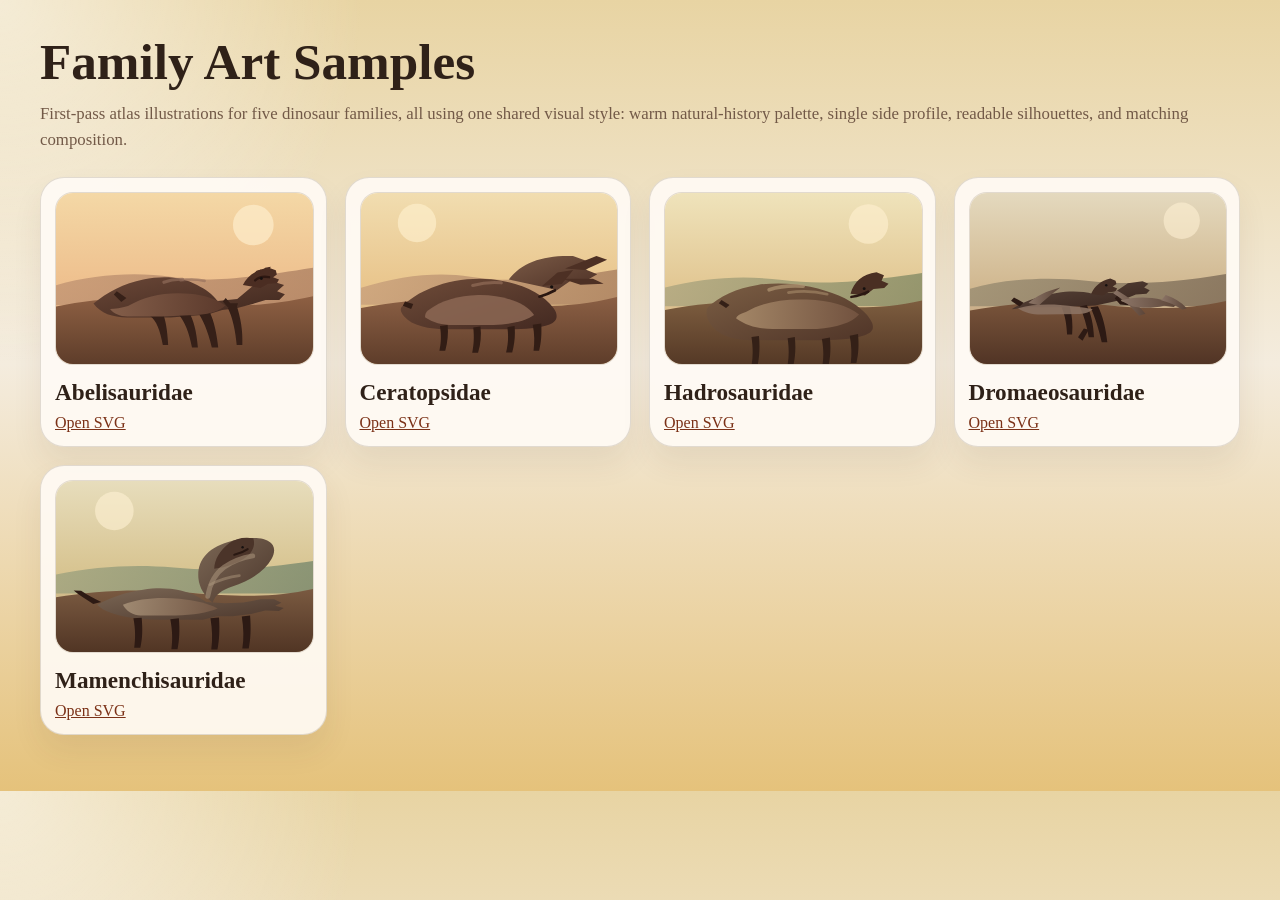
<file: image-production/sample-family-art/index.html>
<!doctype html>
<html lang="en">
  <head>
    <meta charset="utf-8" />
    <meta name="viewport" content="width=device-width, initial-scale=1" />
    <title>Dinosaur Atlas Family Art Samples</title>
    <style>
      :root {
        color-scheme: light;
        --paper: #f4ecde;
        --ink: #2f2118;
        --muted: #725947;
        --card: rgba(255, 251, 245, 0.9);
        --stroke: rgba(77, 55, 33, 0.16);
      }

      body {
        margin: 0;
        font-family: Georgia, "Times New Roman", serif;
        color: var(--ink);
        background:
          radial-gradient(circle at top left, rgba(255, 255, 255, 0.55), transparent 24%),
          linear-gradient(180deg, #e8d4a3 0%, var(--paper) 46%, #e5c27b 100%);
      }

      main {
        max-width: 1200px;
        margin: 0 auto;
        padding: 32px 20px 56px;
      }

      h1 {
        margin: 0 0 10px;
        font-size: clamp(2rem, 4vw, 3.2rem);
      }

      p {
        margin: 0 0 24px;
        color: var(--muted);
        font-size: 1.05rem;
        line-height: 1.55;
      }

      .grid {
        display: grid;
        gap: 18px;
        grid-template-columns: repeat(auto-fit, minmax(260px, 1fr));
      }

      .card {
        padding: 14px;
        border-radius: 24px;
        border: 1px solid var(--stroke);
        background: var(--card);
        box-shadow: 0 16px 30px rgba(73, 54, 27, 0.08);
      }

      img {
        display: block;
        width: 100%;
        border-radius: 18px;
        border: 1px solid var(--stroke);
        background: #fff9f1;
      }

      h2 {
        margin: 14px 0 8px;
        font-size: 1.45rem;
      }

      a {
        color: #7b3117;
      }
    </style>
  </head>
  <body>
    <main>
      <h1>Family Art Samples</h1>
      <p>
        First-pass atlas illustrations for five dinosaur families, all using one shared visual style:
        warm natural-history palette, single side profile, readable silhouettes, and matching composition.
      </p>
      <div class="grid">
        <article class="card">
          <img src="./abelisauridae.svg" alt="Abelisauridae sample" />
          <h2>Abelisauridae</h2>
          <a href="./abelisauridae.svg">Open SVG</a>
        </article>
        <article class="card">
          <img src="./ceratopsidae.svg" alt="Ceratopsidae sample" />
          <h2>Ceratopsidae</h2>
          <a href="./ceratopsidae.svg">Open SVG</a>
        </article>
        <article class="card">
          <img src="./hadrosauridae.svg" alt="Hadrosauridae sample" />
          <h2>Hadrosauridae</h2>
          <a href="./hadrosauridae.svg">Open SVG</a>
        </article>
        <article class="card">
          <img src="./dromaeosauridae.svg" alt="Dromaeosauridae sample" />
          <h2>Dromaeosauridae</h2>
          <a href="./dromaeosauridae.svg">Open SVG</a>
        </article>
        <article class="card">
          <img src="./mamenchisauridae.svg" alt="Mamenchisauridae sample" />
          <h2>Mamenchisauridae</h2>
          <a href="./mamenchisauridae.svg">Open SVG</a>
        </article>
      </div>
    </main>
  </body>
</html>
</file>
